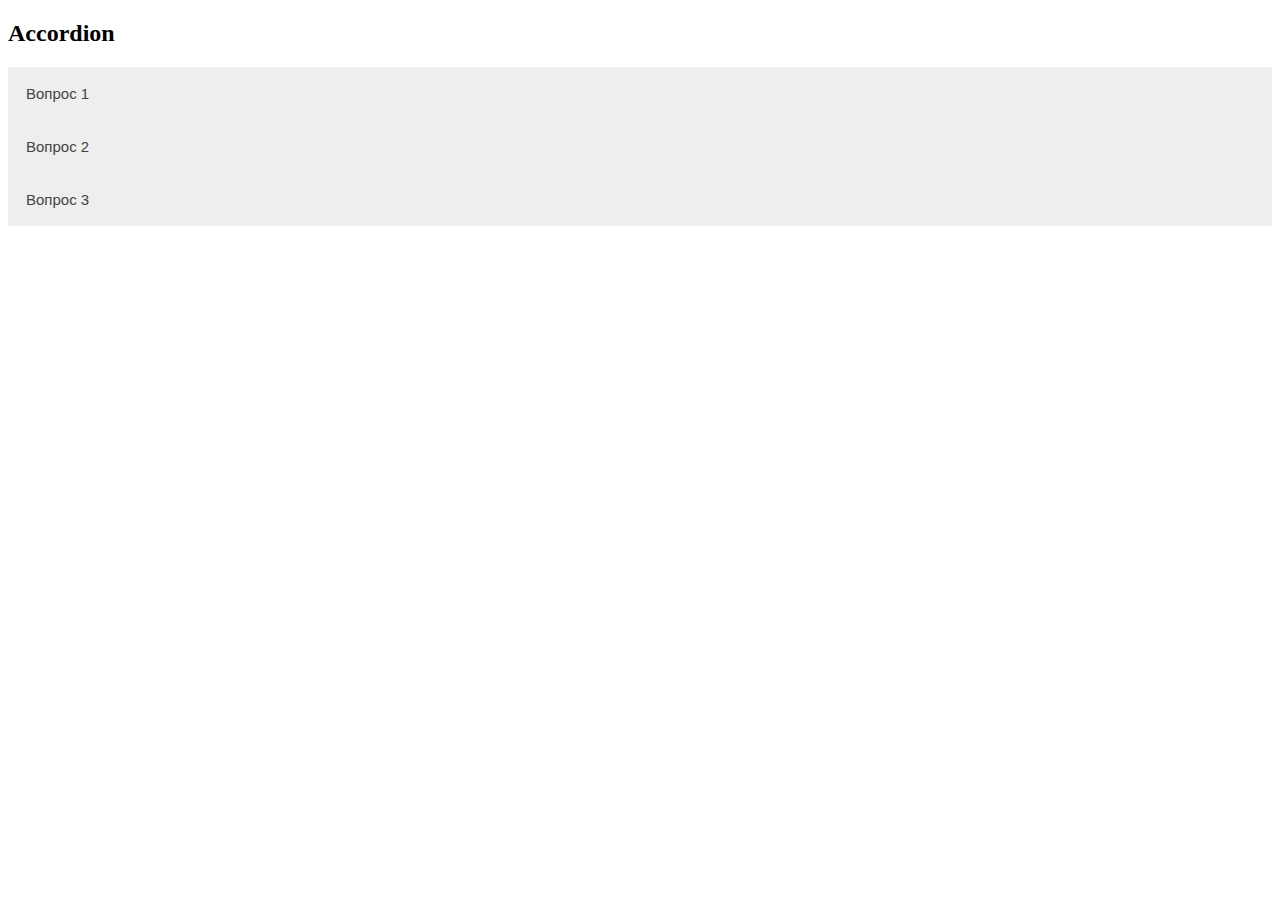
<file: JS9/index.html>
<!DOCTYPE html>
<html lang="en">
<head>
    <meta charset="UTF-8">
    <meta http-equiv="X-UA-Compatible" content="IE=edge">
    <meta name="viewport" content="width=device-width, initial-scale=1">
    <link rel="stylesheet" href="./index.css">
    <title>Accordion</title>
</head>
<body>

<h2>Accordion</h2>

<button class="accordion">Вопрос 1</button>
<div class="panel">
  <p>Как тебя завут?</p>
  <input type="text">
</div>

<button class="accordion">Вопрос 2</button>
<div class="panel">
  <p>Сколько лет?</p>
  <input type="text">
</div>

<button class="accordion">Вопрос 3</button>
<div class="panel">
  <p>О себе?</p>
  <input type="text">
</div>

<script src="./index.js"></script>
</body>
</html>
</file>
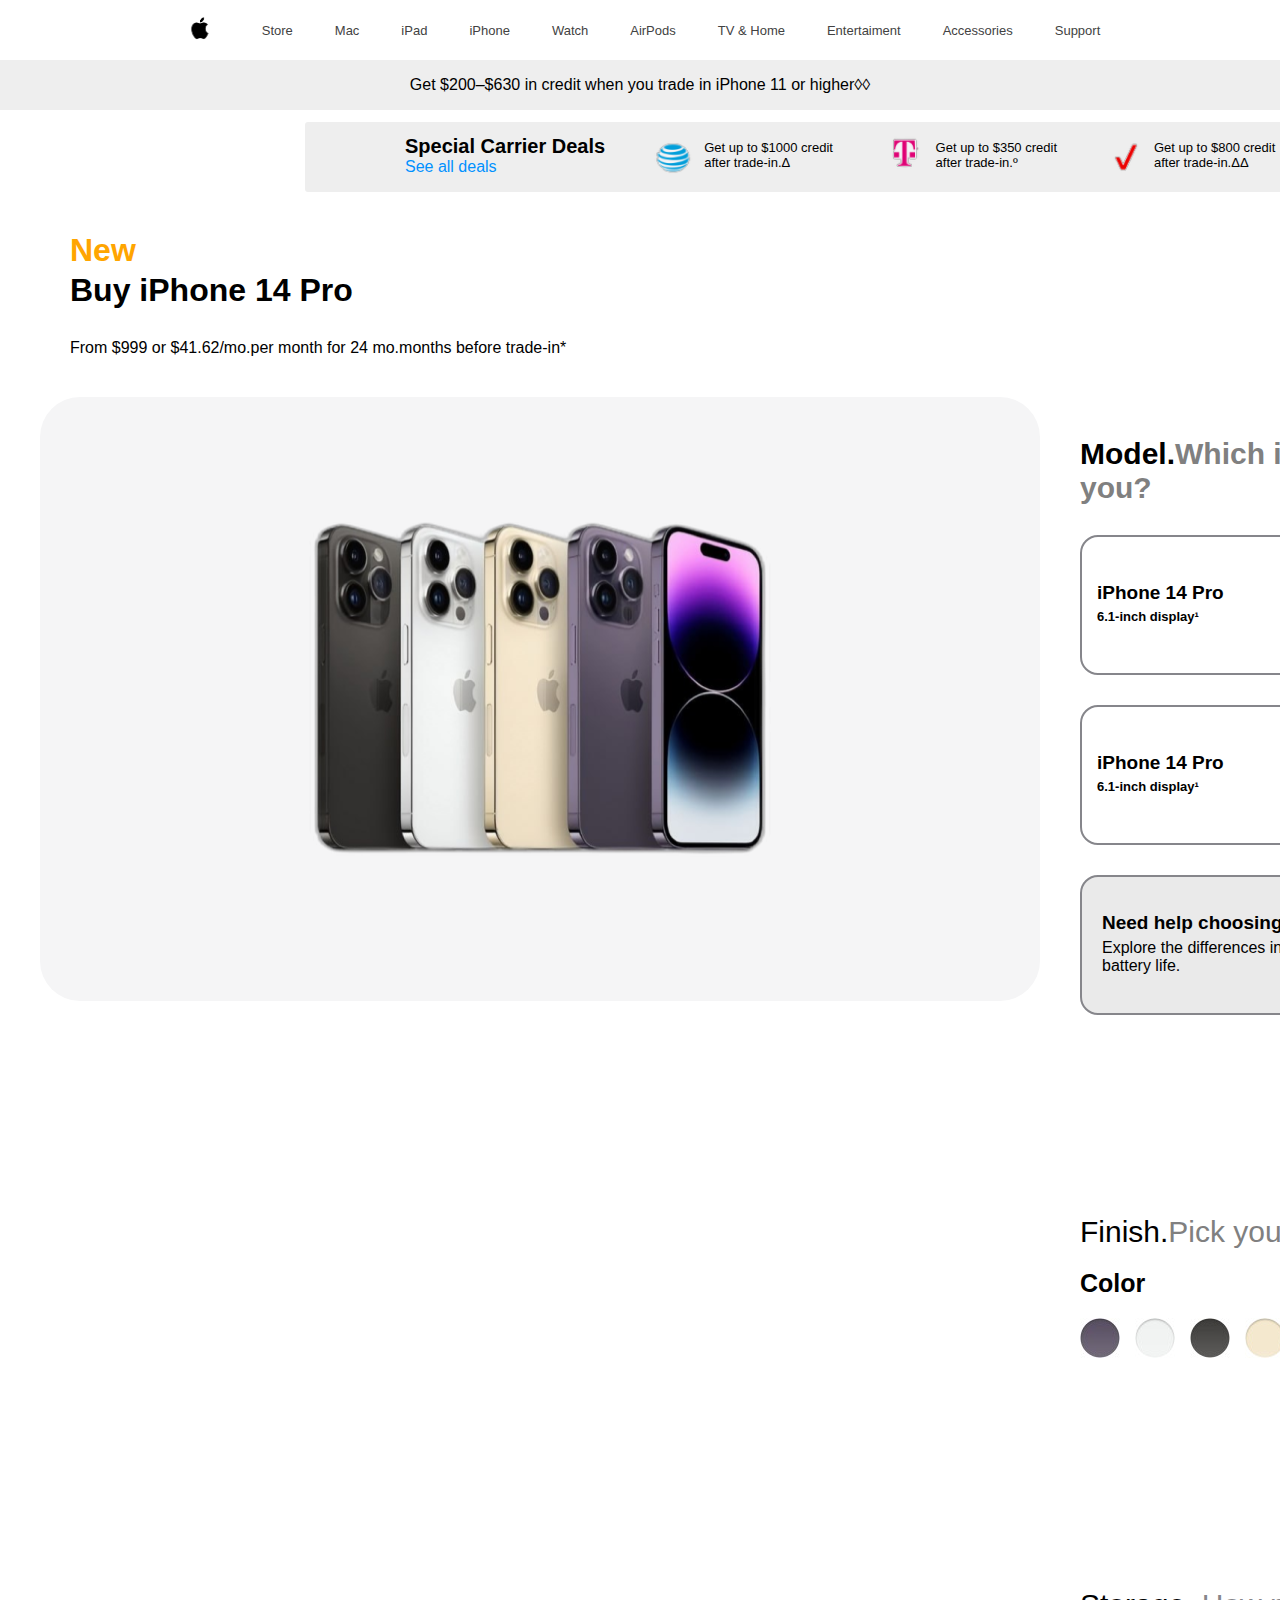
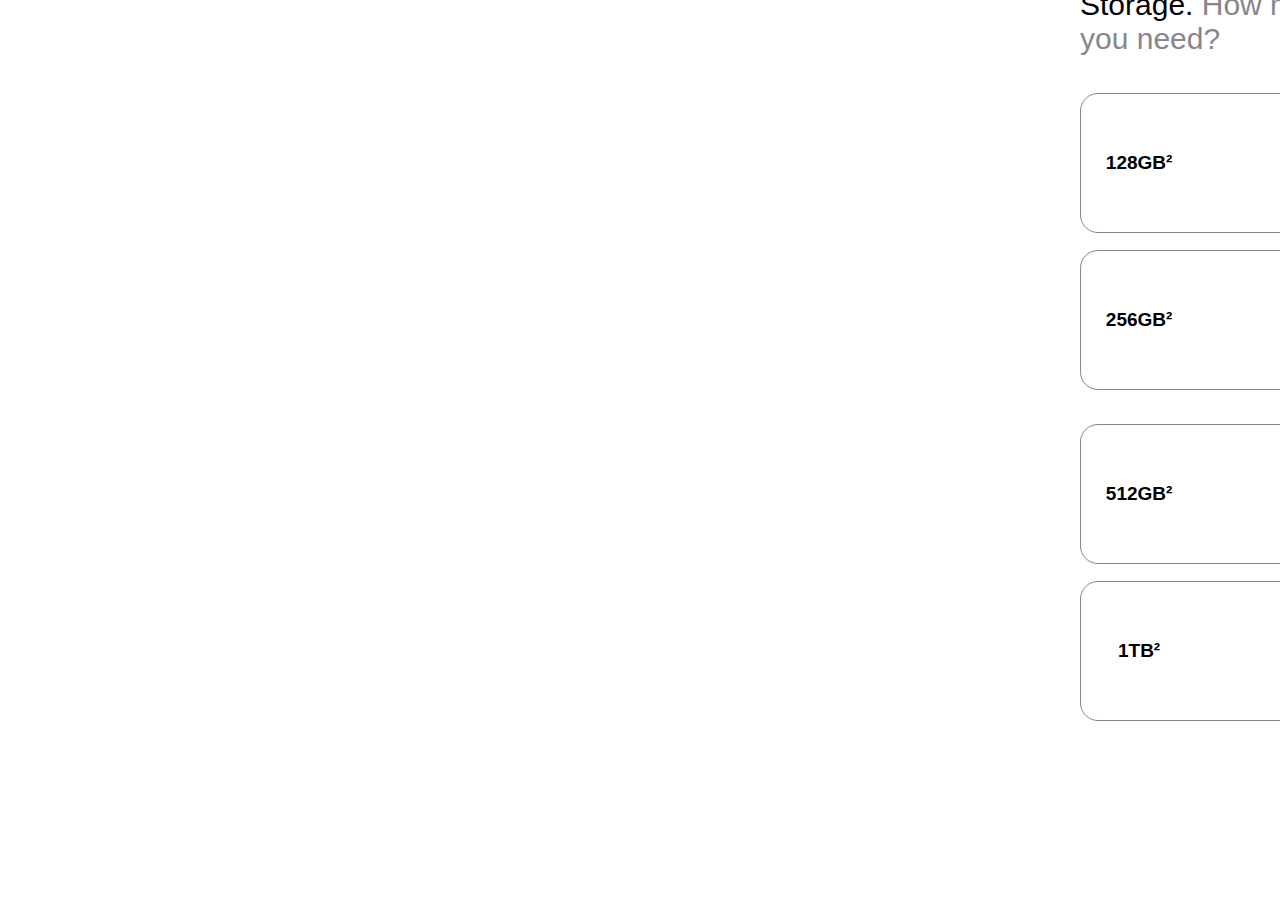
<file: JS8/iphone.html>
<!DOCTYPE html>
<html lang="en">
<head>
    <meta charset="UTF-8">
    <meta http-equiv="X-UA-Compatible" content="IE=edge">
    <meta name="viewport" content="width=device-width, initial-scale=1.0">
    <link rel="stylesheet" href="./main.css">
    <link href="https://fonts.googleapis.com/icon?family=Material+Icons+Outlined" rel="stylesheet">
    <title>Apple</title>
</head>
<body>
<div class="container">
    <header>
        <div>
            <img src="./img/apple.jpg" alt="" class="header_apple">
        </div>
        <div>
            <a href="#" class="header_el">Store</a>
        </div>
        <div>
            <a href="./mac.html" class="header_el">Mac</a>
        </div>
        <div>
            <a href="#" class="header_el">iPad</a>
        </div>
        <div>
            <a href="./iphone.html" class="header_el">iPhone</a>
        </div>
        <div>
            <a href="#" class="header_el">Watch</a>
        </div>
        <div>
            <a href="#" class="header_el">AirPods</a>
        </div>
        <div>
            <a href="#" class="header_el">TV & Home</a>
        </div>
        <div>
            <a href="#" class="header_el">Entertaiment</a>
        </div>
        <div>
            <a href="#" class="header_el">Accessories</a>
        </div>
        <div>
            <a href="#" class="header_el">Support</a>
        </div>
    </header>
    <div class="div_get">
        <p class="p_get">Get $200–$630 in credit when you trade in iPhone 11 or higher◊◊</p>
    </div>
    <div class="div_bloks">
        <div class="deals">
            <h1 class="deals_p">Special Carrier Deals</h1>
            <a href="#" class="seall_deals">See all deals</a>
        </div>
        <div class="credit_1000"> 
            <img src="./img/tinywow_change_bg_photo_29768595.png" alt="" class="scd_img">
            <p class="credit1000"> Get up to $1000 credit <br> after trade‑in.Δ</p>
        </div>
        <div class="credit_350">
            <img src="./img/tinywow_change_bg_photo_29768670.png" alt="" class="scd_img">
            <p class="credit350">Get up to $350 credit <br> after trade‑in.º</p>
        </div>
        <div class="credit_800">
            <img src="./img/tinywow_change_bg_photo_29769970.png" alt="" class="scd_img">
            <p class="credit800">Get up to $800 credit <br> after trade‑in.ΔΔ</p>
        </div>
    </div>
    <div class="iph_h1_div">
        <h1 class="new">New</h1>
        <h1 class="buy">Buy iPhone 14 Pro</h1>
        <p class="from">From $999 or $41.62/mo.per month for 24 mo.months before trade‑in*</p>
    </div>
<div class="vse"> 
    <div class="imgs">
        <img src="./img/all_iphones.png" alt="" class="imgs_iph">
    </div>   
    <div class="model_div">
        <h1 class="model_h1"><span class="model_span">Model.</span>Which is best for you?</h1>
        <div class="iph_pro">
            <div class="inch_from">
            <h1 class="iph_pro_h1">iPhone 14 Pro</h1>            
            <h1 class="iph_pro_inch">6.1-inch display¹</h1></div>
            <p class="from_iphpro">From $999 <br>
                or $41.62/mo. <br>for 24 mo.before <br> trade‑in*</p>
        </div>
        <div class="iph_max">
            <div class="inch_iph"></div>
            <div class="inch_from">
                <h1 class="iph_pro_h1">iPhone 14 Pro</h1>            
                <h1 class="iph_pro_inch">6.1-inch display¹</h1></div>
                <p class="from_iphpro">From $1009 <br>
                    or $45.79/mo. <br>for 24 mo.before <br> trade‑in*</p>
        </div>
        <div class="need_div">
            <h1 class="need_h1">Need help choosing a model?</h1>
            <p class="need_p">
                Explore the differences in screen size and <br> battery life.
            </p>
        </div>
        <div class="color_div">
            <p class="color_p"><span class="color_span color_p">Finish.</span>Pick your favorite.</p>
            <h1 class="color_h1">Color<span class="span_color"></span></h1>
            <div class="color_img" style="margin-bottom: 100px;">
                <button data-color="violet" class="violet buttons"></button>
                <button data-color="silver" class="silver buttons"></button>
                <button data-color="black" class="black buttons"></button>  
                <button data-color="gold" class="gold buttons"></button>
            </div>
        </div>
        <div class="storage_glav">
        <div class="abigdive">
            <p class="op">Storage.<span class="spand"> How much space do <br> you need?</span></p>
            <div class="boxxx">
                <a href="">
                    <div class="el">
                        <div class="div001">128GB²</div>
                        <div class="div002">
                            <p>From $1009 <br> or $45.79/mo. <br> for 24 mo. before <br> trade-in</p>
                        </div>
                    </div>
                </a>
                <a href="#">
                    <div class="el">
                        <div class="div001">256GB²</div>
                        <div class="div002">
                            <p>From $1199 <br> or $49.95/mo. <br> for 24 mo. before <br> trade-in</p>
                        </div>
                    </div>
            </div>
            </a>
            <a href="#">
                <div class="el">
                    <div class="div001">512GB²</div>
                    <div class="div002">
                        <p>From $1399 <br> or $58.29/mo. <br> for 24 mo. before <br> trade-in</p>
                    </div>
                </div>
        </div>
        </a>
        <a href="#">
            <div class="s01">
                <div class="el0">
                    <div class="div001">1TB²</div>
                    <div class="div002">
                        <p>From $1599 <br> or $66.62/mo. <br> for 24 mo. before <br> trade-in</p>
                    </div>
                </div>
            </div>
        </a>
    </div>
    </div>    
    
</div>
</div>
<script src="./js/index.js"></script>
</body>
</html>
</file>
<file: JS9/index.css>
.accordion {
    background-color: #eee;
    color: #444;
    cursor: pointer;
    padding: 18px;
    width: 100%;
    border: none;
    text-align: left;
    outline: none;
    font-size: 15px;
    transition: 0.4s;
  }
  
  .active, .accordion:hover {
    background-color: #ccc; 
  }
  
  .panel {
    padding: 0 18px;
    display: none;
    background-color: white;
    overflow: hidden;
  }
</file>
<file: JS8/main.css>
*{
    margin: 0;
    padding: 0;
    text-decoration: none;
    list-style: none;
    box-sizing: border-box;
    font-family: SF Pro Text, SF Pro Icons, AOS Icons, Helvetica Neue, Helvetica, Arial, sans-serif;
}
.container{
    width: 100%;
    height: 100%;
    margin: 0 auto;
}
.header_apple{
    width: 40px;
    height: 24px;
}
header {
    height: 60px;
    width: 100%;
    display: flex;
    align-items: center;
    justify-content: center;
    gap: 42px;
}
.header_el {
    color: #424242;
    transition: color 1ms linear;
    font-size: 13px;
    text-decoration: none;
}
.header_el:hover {
    color: black;
}
.div_get{
    background-color: #eeeeee;
    width: 100%;
    height: 50px;
    display: flex;
    justify-content: center;
    align-items: center;
}
.div_bloks{
    background-color: #eeeeee;
    width: 1060px;
    height: 70px;
    display: flex;
    margin: 12px 0 0 305px;
    border-radius: 3px;
}
.deals{
    margin: 13px 0 0 100px;
}
.deals_p{
    font-size: 20px;
}
.seall_deals{
    margin: 5px 0 0 0;
    text-decoration: none;
    color: #0091ff;
}
.credit1000{
    font-size: 13px;
    margin: 18px 0 0 5px;
}
.credit350{
    font-size: 13px;
    margin: 18px 0 0 0px;
}
.credit800{
    font-size: 13px;
    margin: 18px 0 0 0px;
}
.scd_img{
    margin-left: 40px;
}
.iph_h1_div{
    margin: 40px  0 0 70px;
}
.new{
    color: orange;
    margin: 0 0 3px 0;
}
.from{
    margin-top: 30px;
}
.imgs_iph{
    width: 1000px;
    height: 600px;
}
.imgs{
    height: 100%;
    margin: 40px 40px 0 40px;
    position: sticky;
    top: 100px;
    background-color: #f5f5f6;
    border-radius: 40px;
}
.vse{
    display: flex;
}
.model_div{
    margin-top: 80px;
}
.model_h1, .color_p{
    font-size: 30px;
    color: grey;
}
.model_span, .color_span{
    color: black;
}
.iph_pro {
    background-color: white;
    height: 140px;
    width: 400px;
    border: solid 2px #86868b;
    border-radius: 18px;
    display: flex;
    margin: 30px 0 0 0;
}
.iph_max {
    background-color: white;
    height: 140px;
    width: 400px;
    border: solid 2px #86868b;
    border-radius: 18px;
    margin-bottom: 17px;   
    display: flex; 
    margin: 30px 0 0 0;
}
.need_div {
    background-color: white;
    height: 140px;
    width: 400px;
    border: solid 2px #86868b;
    border-radius: 18px;
    margin-bottom: 17px;
    margin: 30px 0 0 0;
}
.iph_pro:hover {
    border: 2px #06c solid;
    cursor: pointer;
}
.iph_max:hover {
    border: 2px #06c solid;
}
.need_div:hover {
    border: 2px #06c solid;
}
.need_h1 {
    margin: 35px 0 0 20px;
    font-size: 19px;
    font-weight: 600;
}
.iph_pro_h1 {
    margin: 45px 0 0 15px;
    font-size: 19px;
    font-weight: 600;
}
.iph_pro_inch {
    margin: 5px 0 0 15px;
    font-size: 13px;
    text-align: start;
}
.from_iphpro{
    margin: 30px 0 0 120px;
    text-align: end;
}
.need_div{
    background-color: #eaeaea;
}
.need_p{
    margin: 5px 0 0 20px ;
}
.color_div{
    margin-top: 200px;
}
.color_h1{
    margin-top: 20px;
    font-size: 25px;
}
.color_img{
    margin-top: 20px;
    display: flex;
}
.violet{
    background-image: url(./img/violet.jpg);
    background-repeat: no-repeat;
    margin-right: 15px;
    width: 40px;
    height: 40px;
    border: none;
}
.gold{
    margin-right: 15px;
    background-image: url(./img/gold.jpg);
    background-repeat: no-repeat;
    width: 40px;
    height: 40px;
    border: none;
} 
.silver{
    margin-right: 15px;
    background-image: url(./img/white.jpg);
    background-repeat: no-repeat;
    width: 40px;
    height: 40px;
    border: none;
} 
.black{
    margin-right: 15px;
    background-image: url(./img/grey.jpg);
    background-repeat: no-repeat;
    width: 40px;
    height: 40px;
    border: none;
}
.op {
    margin-top: 130px;
    font-size: 30px;
}

.spand {
    color: #86868b;
}

.el {
    background-color: white;
    height: 140px;
    width: 400px;
    border: solid 1px #86868b;
    border-radius: 18px;
    display: flex;
    align-items: center;
    justify-content: center;
    gap: 160px;
    color: black;
    text-align: end;
}

.el0 {
    background-color: white;
    height: 140px;
    width: 400px;
    border: solid 1px #86868b;
    border-radius: 18px;
    display: flex;
    align-items: center;
    justify-content: center;
    gap: 160px;
    text-align: end;
    margin-top: 17px;
    color: black;
}

.el0:hover {
    border: 2px #06c solid;
}

.el:hover {
    border: 2px #06c solid;
}

.boxxx {
    display: flex;
    flex-direction: column;
    gap: 17px;
    margin-top: 20px;
}

.div001 {
    font-weight: 600;
    font-size: 19px;
}


.abigdive {
    display: flex;
    flex-direction: column;
    gap: 17px;
}
.storage_glav{
    margin-bottom: 176.5px;
}
.credit_1000, .credit_350, .credit_800{
    display: flex;
}
.buttons{
    cursor: pointer;
}
</file>
